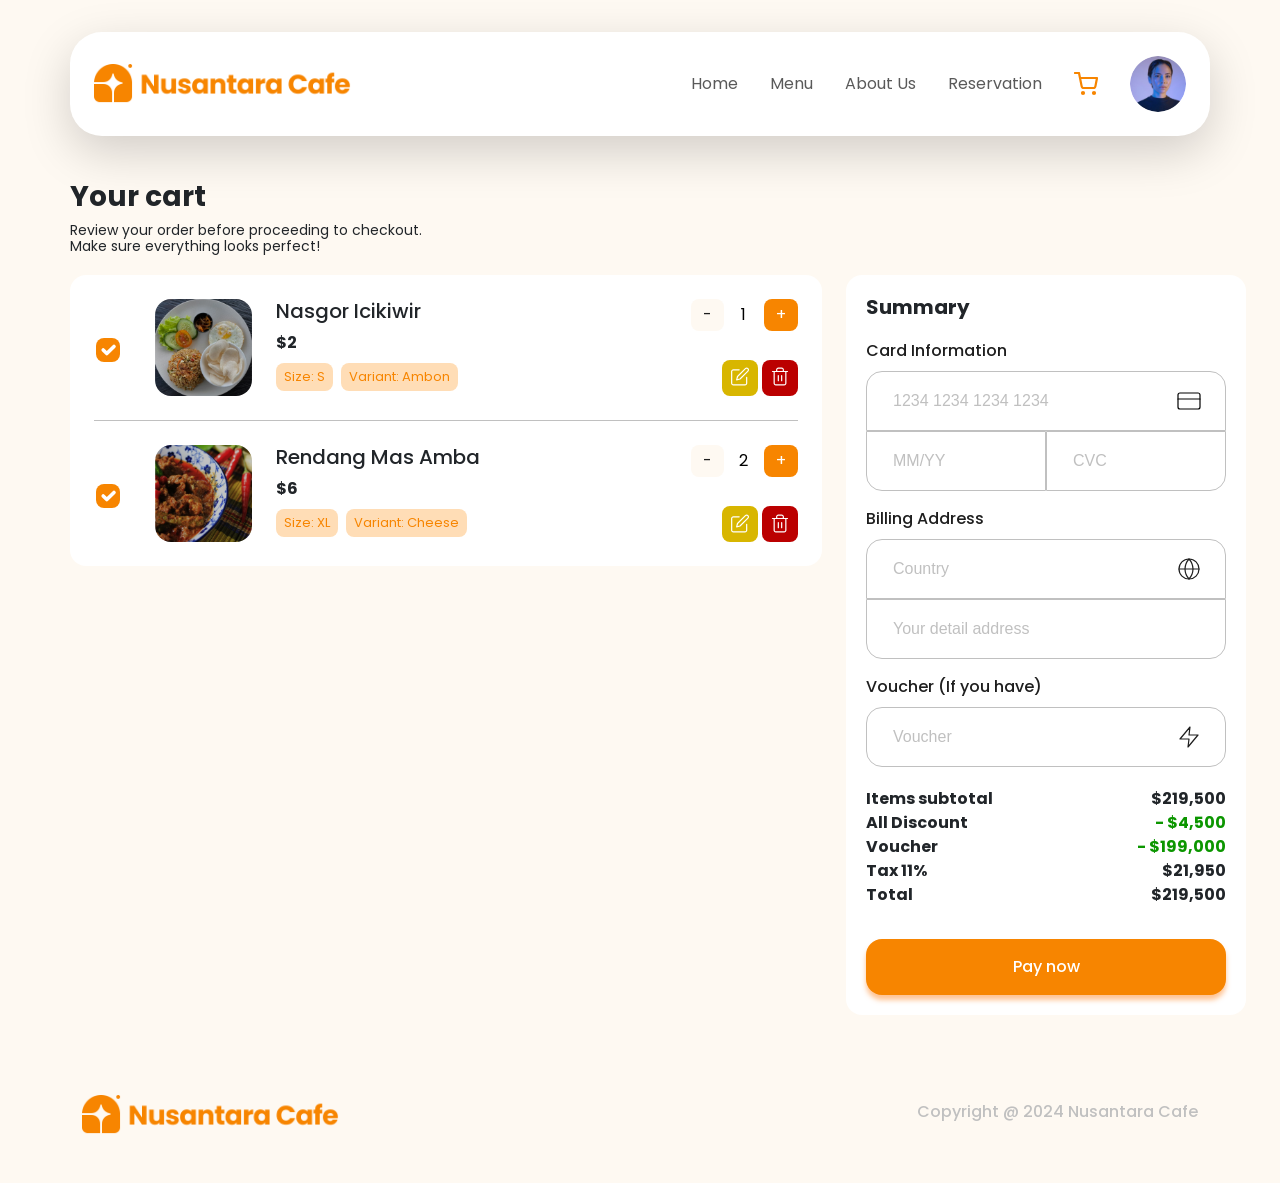
<file: cart.html>
<!doctype html>
<html lang="en">
  <head>
    <meta charset="utf-8">
    <meta name="viewport" content="width=device-width, initial-scale=1">
    <title>Your Cart</title>

    <!-- Swiper JS -->
    <link rel="stylesheet" href="https://cdn.jsdelivr.net/npm/swiper@11/swiper-bundle.min.css"/> 

    <!-- Start Import Link -->
    <link href="https://cdn.jsdelivr.net/npm/bootstrap@5.3.3/dist/css/bootstrap.min.css" rel="stylesheet" integrity="sha384-QWTKZyjpPEjISv5WaRU9OFeRpok6YctnYmDr5pNlyT2bRjXh0JMhjY6hW+ALEwIH" crossorigin="anonymous">
    <!-- Google Fonts -->
    <link rel="preconnect" href="https://fonts.googleapis.com">
    <link rel="preconnect" href="https://fonts.gstatic.com" crossorigin>
    <link href="https://fonts.googleapis.com/css2?family=Poppins:wght@300;400;600&display=swap" rel="stylesheet">    
    
    <link rel="stylesheet" href="/assets/css/index.css">
    <!-- End Import Link -->

  </head>
  <body class="">
    
    <!-- Hero::Start -->
    <section class="d-flex flex-column justify-content-center align-items-center">

      <!-- Navbar::Start -->
      <nav class="navbar navbar-expand-lg w-100 fixed-top">
        <div class="container navbar-custom bg-white shadow-lg">
          <a class="navbar-brand" href="/">
              <img src="/assets/img/logo.png" alt="Bootstrap" class="logo">
          </a>
          <button class="navbar-toggler" type="button" data-bs-toggle="collapse" data-bs-target="#navbarSupportedContent" aria-controls="navbarSupportedContent" aria-expanded="false" aria-label="Toggle navigation">
            <span class="navbar-toggler-icon"></span>
          </button>
          <div class="collapse navbar-collapse" id="navbarSupportedContent">
            <ul class="navbar-nav ms-auto mb-lg-0">
              <li class="nav-item mx-2">
                <a class="nav-link" href="/">Home</a>
              </li>
              <li class="nav-item mx-2">
                <a class="nav-link" href="/menu.html">Menu</a>
              </li>
              <li class="nav-item mx-2">
                <a class="nav-link" href="/about.html">About Us</a>
              </li>    
              <li class="nav-item mx-2">
                <a class="nav-link" href="/about.html">Reservation</a>
              </li>                   
              <li class="nav-item mx-2">
                <a class="nav-link active" href="/cart.html"><img src="/assets/icon/shoppingCart.svg" alt=""></a>
              </li>                                    
            </ul>
            <a href="/profile.html">
              <img src="/assets/img/pp1.png" class="imgProfile ml-16">
            </a>
            </img>
          </div>
        </div>
      </nav>
    </section>
    <!-- Hero::End -->
     
    <!-- Cart::Start -->
    <section class="container mb-80" style="padding: 180px 0px 0px 0px;">
        <h1 class="h2">Your cart</h1>
        <p class="h5">Review your order before proceeding to checkout.<br>Make sure everything looks perfect!</p>
        <div class="row mt-20">
          <div class="col-12 col-lg-8">
            <div class="cardProductList">
                <div class="row product">
                    <div class="col-1 d-flex align-items-center justify-content-center">
                      <input class="form-check-input" type="checkbox" value="" id="flexCheckDefault" checked>
                    </div>
                    <div class="col-2">
                        <img src="/assets/img/nasgor.png" alt="nasgor" class="productImage">
                    </div>
                    <div class="col-7">
                        <h3 class="h3">Nasgor Icikiwir</h3>
                        <p class="mb-2"><b>$2</b></p>
                        <div class="d-flex">
                            <div class="badgePrimaryOutline mr-8">Size: S</div>
                            <div class="badgePrimaryOutline mr-8">Variant: Ambon</div>
                        </div>
                    </div>
                    <div class="col-2 d-flex flex-column justify-content-between align-items-end">
                        <div class="quantity-controls">
                            <button class="minus">-</button>
                            <input type="text" class="quantity" value="1" readonly>
                            <button class="plus">+</button>
                        </div>
                        <div class="buttonWrapper">
                          <button class="btnEdit">
                            <img src="/assets/icon/edit.svg" alt="edit">
                          </button>                            
                          <button class="btnDanger">
                            <img src="/assets/icon/trash-2.svg" alt="delete">
                          </button>
                        </div>                                     
                    </div>
                </div>

                <div class="divider3 my-4 mx-0"></div>

                <div class="row product">
                    <div class="col-1 d-flex align-items-center justify-content-center">
                      <input class="form-check-input" type="checkbox" value="" id="flexCheckDefault" checked>
                    </div>
                    <div class="col-2">
                        <img src="/assets/img/rendang.png" alt="rendang" class="productImage">
                    </div>
                    <div class="col-7">
                        <h3 class="h3">Rendang Mas Amba</h3>
                        <p class="mb-2"><b>$6</b></p>
                        <div class="d-flex">
                            <div class="badgePrimaryOutline mr-8">Size: XL</div>
                            <div class="badgePrimaryOutline mr-8">Variant: Cheese</div>
                        </div>
                    </div>
                    <div class="col-2 d-flex flex-column justify-content-between align-items-end">
                        <div class="quantity-controls">
                            <button class="minus">-</button>
                            <input type="text" class="quantity" value="2" readonly>
                            <button class="plus">+</button>
                        </div>
                        <div class="buttonWrapper">
                          <button class="btnEdit">
                            <img src="/assets/icon/edit.svg" alt="edit">
                          </button>                            
                          <button class="btnDanger">
                            <img src="/assets/icon/trash-2.svg" alt="delete">
                          </button>
                        </div>                                     
                    </div>
                </div>                
            </div>
          </div>
          <div class="col-12 col-lg-4">
    <div class="custom-form-container">
        <h1>Summary</h1>

        <!-- Credit Card Information -->
        <div class="inputGroupCreditCard mb-16">
          <label for="creditCard">Card Information</label>
          <div class="inputContainerCreditCard">
            <input class="no-spinner" type="number" id="creditCard" placeholder="1234 1234 1234 1234" />
            <img src="/assets/icon/credit-card.svg" alt="ccIcon">
          </div>
          <div class="d-flex">
            <div class="inputContainerExpire w-50">
              <input class="no-spinner w-100" type="number" id="expire" placeholder="MM/YY" />
            </div>
            <div class="inputContainerCVC w-50">
              <input class="no-spinner w-100" type="number" id="cvc" placeholder="CVC" />
            </div>  
          </div>                  
        </div>


        <!-- Billing Address -->
        <div class="inputGroupCreditCard mb-16">
          <label for="Country">Billing Address</label>
          <div class="inputContainerCountry">
            <input type="text" id="Country" placeholder="Country"/>
            <img src="/assets/icon/globe.svg" alt="countryIcon">
          </div>
          <div class="inputContainerAddress">
            <input type="text" id="Address" placeholder="Your detail address" />
          </div>                
        </div>


        <!-- Voucher -->
        <div class="inputGroupCreditCard mb-16">
          <label for="Voucher">Voucher (If you have)</label>
          <div class="inputContainerVoucher">
            <input type="text" id="Voucher" placeholder="Voucher"/>
            <img src="/assets/icon/zap.svg" alt="VoucherIcon">
          </div>             
        </div>
        
        
        <!-- Summary Details -->
        <div class="custom-summary-group mb-32">
            <div>Items subtotal<span class="custom-summary-value">$219,500</span></div>
            <div>All Discount<span class="custom-summary-value colorGreen">- $4,500</span></div>
            <div>Voucher<span class="custom-summary-value colorGreen">- $199,000</span></div>
            <div>Tax 11%<span class="custom-summary-value">$21,950</span></div>
            <div>Total<span class="custom-summary-value">$219,500</span></div>
        </div>
        <button class="btnPrimary w-100">Pay now</button>
    </div>
          </div>
        </div>
    </section>
    <!-- Cart::End -->

    <footer class="mt-80 container pb-48">
      <div class="d-flex justify-content-between align-items-center">
        <a class="navbar-brand" href="/">
            <img src="/assets/img/logo.png" alt="Bootstrap" class="logo">
        </a>
        <div class="d-flex">
          <p class="h4 colorGray">Copyright @ 2024 Nusantara Cafe</p>
        </div>
      </div>
    </footer>    

    <script>
        document.querySelectorAll('.product').forEach(product => {
            const minusButton = product.querySelector('.minus');
            const plusButton = product.querySelector('.plus');
            const quantityInput = product.querySelector('.quantity');

            plusButton.addEventListener('click', () => {
                let currentQuantity = parseInt(quantityInput.value);
                quantityInput.value = currentQuantity + 1;
            });

            minusButton.addEventListener('click', () => {
                let currentQuantity = parseInt(quantityInput.value);
                if (currentQuantity > 0) {
                    quantityInput.value = currentQuantity - 1;
                }
            });
        });
    </script>    

    <script src="https://cdn.jsdelivr.net/npm/bootstrap@5.3.3/dist/js/bootstrap.bundle.min.js" integrity="sha384-YvpcrYf0tY3lHB60NNkmXc5s9fDVZLESaAA55NDzOxhy9GkcIdslK1eN7N6jIeHz" crossorigin="anonymous"></script>
    <!-- Script::End -->
     

  </body>
</html>
</file>
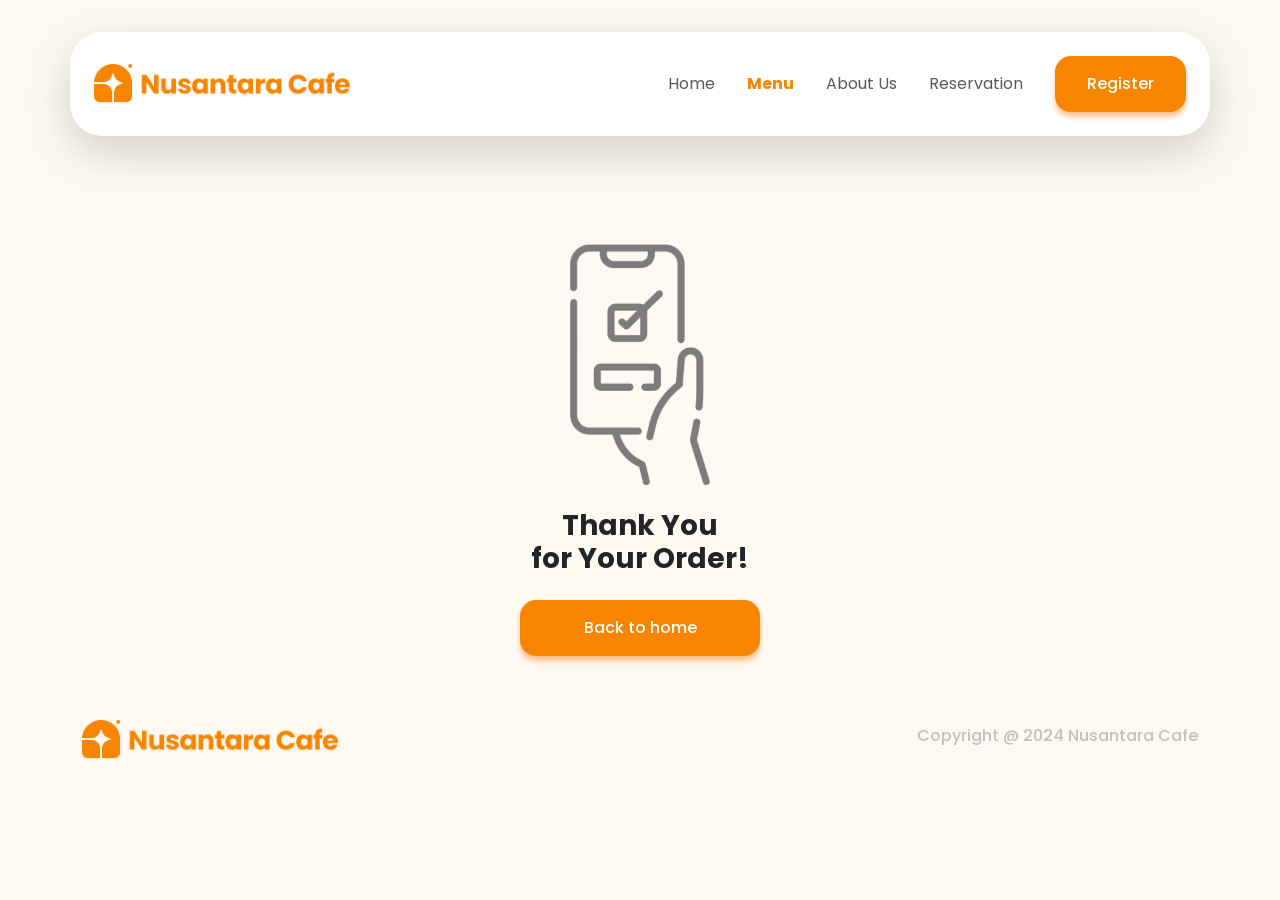
<file: checkoutSuccess.html>
<!doctype html>
<html lang="en">
  <head>
    <meta charset="utf-8">
    <meta name="viewport" content="width=device-width, initial-scale=1">
    <title>Detail</title>

    <!-- Swiper JS -->
    <link rel="stylesheet" href="https://cdn.jsdelivr.net/npm/swiper@11/swiper-bundle.min.css"/> 

    <!-- Start Import Link -->
    <link href="https://cdn.jsdelivr.net/npm/bootstrap@5.3.3/dist/css/bootstrap.min.css" rel="stylesheet" integrity="sha384-QWTKZyjpPEjISv5WaRU9OFeRpok6YctnYmDr5pNlyT2bRjXh0JMhjY6hW+ALEwIH" crossorigin="anonymous">
    <!-- Google Fonts -->
    <link rel="preconnect" href="https://fonts.googleapis.com">
    <link rel="preconnect" href="https://fonts.gstatic.com" crossorigin>
    <link href="https://fonts.googleapis.com/css2?family=Poppins:wght@300;400;600&display=swap" rel="stylesheet">    
    
    <link rel="stylesheet" href="/assets/css/index.css">
    <!-- End Import Link -->

  </head>
  <body>
    <!-- Hero::Start -->
    <section class="d-flex flex-column justify-content-center align-items-center">

      <!-- Navbar::Start -->
      <nav class="navbar navbar-expand-lg w-100 fixed-top">
        <div class="container navbar-custom bg-white shadow-lg">
          <a class="navbar-brand" href="/">
              <img src="/assets/img/logo.png" alt="Bootstrap" class="logo">
          </a>
          <button class="navbar-toggler" type="button" data-bs-toggle="collapse" data-bs-target="#navbarSupportedContent" aria-controls="navbarSupportedContent" aria-expanded="false" aria-label="Toggle navigation">
            <span class="navbar-toggler-icon"></span>
          </button>
          <div class="collapse navbar-collapse" id="navbarSupportedContent">
            <ul class="navbar-nav ms-auto mb-lg-0">
              <li class="nav-item mx-2">
                <a class="nav-link" href="/">Home</a>
              </li>
              <li class="nav-item mx-2">
                <a class="nav-link active" href="/menu.html">Menu</a>
              </li>
              <li class="nav-item mx-2">
                <a class="nav-link" href="/about.html">About Us</a>
              </li>       
              <li class="nav-item mx-2">
                <a class="nav-link" href="/reservation.html">Reservation</a>
              </li>                                    
            </ul>
              <a href="register.html" class="btn btnPrimary ml-16">
                  Register
              </a>
          </div>
        </div>
      </nav>
    </section>
    <!-- Hero::End -->

    <section class="container" style="padding: 180px 0px 0px 0px;">
        <div style="min-height: 60vh;" class="d-flex align-items-center justify-content-center">
            <div class="wrapper d-flex flex-column text-center">
                <img class="mb-24" style="max-width: 240px;" src="/assets/img/success.png" alt="checkout">
                <h1 class="h2 mb-24">Thank You <br>
                    for Your Order!</h1>
                <a href="/" class="btnPrimary">
                    Back to home
                </a>
            </div>
        </div>
    </section>
     
    <footer class="container pb-48">
      <div class="d-flex justify-content-between align-items-center">
        <a class="navbar-brand" href="/">
            <img src="/assets/img/logo.png" alt="Bootstrap" class="logo">
        </a>
        <div class="d-flex">
          <p class="h4 colorGray">Copyright @ 2024 Nusantara Cafe</p>
        </div>
      </div>
    </footer>    

    <!-- Script::Start -->

    <script src="https://cdn.jsdelivr.net/npm/bootstrap@5.3.3/dist/js/bootstrap.bundle.min.js" integrity="sha384-YvpcrYf0tY3lHB60NNkmXc5s9fDVZLESaAA55NDzOxhy9GkcIdslK1eN7N6jIeHz" crossorigin="anonymous"></script>
    <!-- Script::End -->  
  </body>
</html>
</file>
<file: assets/css/index.css>
:root{
    /* Color */
    --color-primary: #F78500;
    --color-secondary: #F89E33;
    --color-secondary-hover: #FAB666;
    --color-gray-1: #C0C0C0;
    --color-gray-2: #FEF9F2;
    --color-black: #1e1e1e;
    --color-red: #BB0000;
    --color-green: #0C9600;
    --color-yellow: #D8B600;
    --color-white: #fff;
    /* Font-weight */
    --fw-regular: 400;
    --fw-medium: 500;
    --fw-bold: 700;
    --fw-extra: 800;
    /* Font-size */
    --fs-h6: 13px;
    --fs-h5: 14px;
    --fs-h4: 16px;
    --fs-h3: 20px;
    --fs-h2: 28px;
    --fs-h1: 56px;
}

body{
    margin: 0;
    padding: 0;
    font-family: "Poppins", serif;
    background-color: var(--color-gray-2) !important;
}

.profilePicture{
    width: 48px;
    height: 48px;
    border-radius: 50%;
}


.logo{
    max-height: 40px;
}

.navbar-custom{
    border-radius: 32px;
    padding: 24px;
    margin: 24px auto;
}

.active {
    color: var(--color-primary) !important;
    font-weight: var(--fw-bold) !important;
}

.activeBorder {
    border: 2px solid var(--color-primary);
}

.heroSection{
    background: url('/assets/img/hero.png');
    background-position: center;
    background-size: cover; min-height: 120px;
}

.divider {
  width: 1px;
  height: 100px;
  background-color: var(--color-white);
}

.divider2 {
  width: 1px;
  height: 24px;
  background-color: var(--color-black);
  margin: 0px 12px;
}

.divider3 {
  width: 100%;
  height: 1px;
  background-color: var(--color-gray-1);
  margin: 0px 12px;
}

.swiper {
  width: 100%;
}
.swiper-slide {
  height: auto;
  background: var(--color-gray-2);
  line-height: 300px;
  text-align: center;
}

.testimonialCard{
    background: var(--color-white);
    border: 1.6px solid var(--color-white);
    margin: 24px;
    border-radius: 16px;
    padding: 24px;
    text-align: start; 
}

.testimonialCard:hover{
    cursor:grab;
    border: 1.6px solid var(--color-primary);
    box-shadow: 0 5px 5px rgba(255, 138, 42, 0.5);   

    .commentName{
        color: var(--color-primary);
    }
}

.cardFacility{
    padding: 16px;
    background-color: var(--color-white);
    border-radius: 16px;
    cursor: pointer;
}

.cardFacility:hover{
    padding: 14.4px;
    background-color: var(--color-white);
    border-radius: 16px;
    border: 1.6px solid var(--color-primary);
    cursor: pointer;
    box-shadow: 0 5px 5px rgba(255, 138, 42, 0.5);   
}

.cardAward{
    padding: 24px;
    background-color: var(--color-white);
    border-radius: 16px;
}

/* Typography */
.h1 {
    font-weight: var(--fw-regular);
    font-size: var(--fs-h1);
}

.h2 {
    font-weight: var(--fw-bold);
    font-size: var(--fs-h2);
}

.h3 {
    font-weight: var(--fw-medium);
    font-size: var(--fs-h3);    
}

.h4 {
    font-weight: var(--fw-medium);
    font-size: var(--fs-h4);    
}

.h5 {
    font-weight: var(--fw-regular);
    font-size: var(--fs-h5);
}

.h6 {
    font-weight: var(--fw-medium);
    font-size: var(--fs-h6);
}


.modal-content{
    border-radius: 32px !important;
    border: 0px;
}


.btnPrimaryLogo {
    background: var(--color-primary) !important;
    color: var(--color-white) !important;
    padding: 12px 12px;
    border-radius: 16px;
    font-size: var(--fs-h4);
    text-align: center;
    font-weight: var(--fw-medium);
    text-decoration: none;
    border: 0px;  
    box-shadow: 0 5px 5px rgba(255, 138, 42, 0.5);    
}

.btnDanger{
    background-color: var(--color-red);
    padding: 4px 8px 8px 8px;
    color:var(--color-white);
    border-radius: 8px;
    border: 0; 
    margin: 0;   
}

.btnEdit{
    background-color: var(--color-yellow);
    padding: 4px 8px 8px 8px;
    color:var(--color-white);
    border-radius: 8px;
    border: 0; 
    margin: 0;   
}

.form-check-input{
    padding: 11px;
    border-radius: 8px !important;
    border: 1px solid var(--color-primary);
    margin-right: 8px;
    margin-bottom: 0;
}

.form-check-input:checked{
    background-color: var(--color-primary);
    padding: 12px;
    border: 0px;
    
}

.form-check-input:focus{
    padding: 12px;
    border-radius: 8px !important;
    border: 1.2px inset solid var(--color-primary);
    margin-right: 8px;
    margin-bottom: 0;
    box-shadow: 0 5px 5px rgba(255, 138, 42, 0.5);
}

.btn-check{
    padding: 4px 8px;
    background-color: #ffddb6 !important;
    width: fit-content;
    border-radius: 8px;
    color: var(--color-primary) !important;
    font-size: var(--fs-h6);
    text-decoration: none;
}


/* Button */
.btnPrimary {
    background: var(--color-primary);
    cursor: pointer;
    color: var(--color-white) !important;
    padding: 16px 32px;
    border-radius: 16px;
    font-size: var(--fs-h4);
    text-align: center;
    font-weight: var(--fw-medium);
    text-decoration: none;
    border: 0px;
    min-width: 120px;
    box-shadow: 0 5px 5px rgba(255, 138, 42, 0.5);
}

.btnPrimary:hover {
    background-color: var(--color-secondary) !important;
    color: var(--color-white) !important;
    padding: 16px 32px;
    border-radius: 16px;
    font-size: var(--fs-h4);
    text-align: center;
    font-weight: var(--fw-medium);
    text-decoration: none;
    border: 0px;
    min-width: 120px;
    transition: 0.3s;
    box-shadow: 0 5px 5px rgba(255, 138, 42, 0.5);
}

.btnSecondary {
    background: var(--color-white) !important;
    color: var(--color-primary) !important;
    padding: 16px 32px;
    border-radius: 16px;
    font-size: var(--fs-h4);
    text-align: center;
    font-weight: var(--fw-medium);
    text-decoration: none;
    border: 0px;
    min-width: 120px;
}

.btnPrimaryOutline {
    border: 2px solid var(--color-primary) !important;
    color: var(--color-primary) !important;
    padding: 16px 32px;
    border-radius: 16px;
    font-size: var(--fs-h4);
    text-align: center;
    font-weight: var(--fw-medium);
    text-decoration: none;
    border: 0px;
    min-width: 120px;
}

.btnSecondaryOutline {
    border: 2px solid var(--color-white) !important;
    color: var(--color-white) !important;
    padding: 16px 32px;
    border-radius: 16px;
    font-size: var(--fs-h4);
    text-align: center;
    font-weight: var(--fw-medium);
    text-decoration: none;
    border: 0px;
    min-width: 120px;
}


/* bg-color */
.bg-white{
    background-color: var(--color-white);
}

.bgPrimary {
    background-color: var(--color-primary);
}

.colorWhite {
    color: var(--color-white);
}

.colorGray {
    color: var(--color-gray-1);
}

.colorGreen {
    color: var(--color-green);
}

.colorPrimary {
    color: var(--color-primary);
}

.redColor {
    color: var(--color-red);
}


.hero-img {
    position: relative;
    right: 0;
    top: 0;
}

.imgProfile{
    border-radius: 100%;
    max-height: 56px;
    max-width: 56px;
    cursor: pointer;
}


.searchBox {
    border-radius: 24px;
    padding: 8px;
    max-width: 600px;
    background-color: var(--color-white);
}


.searchBox input {
    border: 0px !important;
    width: 85%;
}

.searchBox input:active {
    border: 0px !important;
    outline: none !important;
}

.searchBox input:focus {
    border: 0 !important;
    outline: none !important;
}

.inputGroup {
  display: flex;
  flex-direction: column;
}
.inputGroup label {
  font-size: var(--fs-h4);
  margin-bottom: 8px;
  color: var(--color-black);
}
.inputContainer {
  display: flex;
  align-items: center;
  border: 1.6px solid var(--color-gray-1);
  border-radius: 16px;
  padding: 16px 24px;
}
.inputContainer input {
  flex: 1;
  border: none;
  outline: none;
  font-family: Arial, sans-serif;
  font-size: 16px;
  color: var(--color-black);
}
.inputContainer input::placeholder {
  color: var(--color-gray-1);
}
.inputContainer svg {
  width: 24px;
  height: 24px;
  stroke: var(--color-gray-1) !important;
  margin-left: 8px;
}
/* Focus State */
.inputContainer:focus-within {
  border-color: var(--color-primary) !important;
  box-shadow: 0 0 5px rgba(255, 115, 0, 0.5);
}
.inputContainer:focus-within svg {
  fill: var(--color-primary) !important;
  color: var(--color-primary) !important;
}

input[type="date"]::-webkit-calendar-picker-indicator {
  display: none;
}

input[type="time"]::-webkit-calendar-picker-indicator {
  display: none;
}


/* Product Card */
.productCard {
    position: relative;
}

.productCard a {
    color: var(--color-black);
    text-decoration: none;
    margin-top: 16px;
}

.productCard:hover a {
    color: var(--color-primary);
    text-decoration: none;
    margin-top: 16px;
}

.productImage {
    width: 100%;
    border-radius: 16px;
}

/* Filter Card */
.filterCard {
    padding: 24px;
    background-color: var(--color-white);
    border-radius: 16px;
}

/* Category Card */
.categoryCard {
    border: 1.6px solid var(--color-white);
    padding: 8px;
    border-radius: 16px;
    background-color: var(--color-white);
    display: flex;
    align-items: center;
}

.categoryCard:hover {
    border: 1.6px solid var(--color-primary);
    box-shadow: 0 0 5px rgba(255, 115, 0, 0.5);
}

.categoryCard img {
    max-width: 146px;
    max-height: 120px;
     border-radius: 8px;
     margin-right: 16px;
}

.cardProductList{
    padding: 24px;
    background-color: var(--color-white);
    border-radius: 16px;
}

.quantity-controls {
    display: flex;
    align-items: center;
}

.quantity {
    width: 40px;
    text-align: center;
    border: 0;
}

.product .plus{
    background-color: var(--color-primary);
    padding: 4px 12px;
    color:var(--color-white);
    border-radius: 8px;
    border: 0;
}

.product .minus{
    background-color: var(--color-gray-2);
    padding: 4px 12px;
    color:var(--color-black);
    border: 0;
    border-radius: 8px;
}

/* Button and Badge */
.badgePrimary {
    padding: 4px 8px;
    background-color: var(--color-primary);
    width: fit-content;
    border-radius: 8px;
    color: var(--color-white);
    font-size: var(--fs-h6);
    position: absolute;
    left: 8px;
    top: 8px;
    cursor: pointer;
}


.badgePrimaryOutline {
    cursor: pointer;
    padding: 4px 8px;
    background-color: #ffddb6;
    width: fit-content;
    border-radius: 8px;
    color: var(--color-primary);
    font-size: var(--fs-h6);
    text-decoration: none;
}


.likeButton {
    position: absolute;
    right: 8px;
    top: 8px;
}


.custom-form-container {
    background: #ffffff;
    border-radius: 16px;
    padding: 20px;
    width: 400px;
    /* box-shadow: 0 2px 10px rgba(0, 0, 0, 0.1); */
}
.custom-form-container h1 {
    margin-bottom: 20px;
    font-size: 20px;
    font-weight: bold;
}

.custom-summary-group {
    font-weight: bold;
    margin-top: 20px;
    font-size: 16px;
}
.custom-summary-value {
    float: right;
}
.custom-pay-now {
    background: #ff7600;
    color: white;
    padding: 10px 20px;
    font-size: 16px;
    border: none;
    border-radius: 5px;
    cursor: pointer;
    width: 100%;
    margin-top: 20px;
}
.custom-pay-now:hover {
    background: #e66b00;
}


/* Measurement */
.py-100{
    padding-top: 100px;
    padding-bottom: 100px;
}

.mt-100{
    margin-top: 100px;
}

.mb-100{
    margin-bottom: 100px;
}

.ml-100{
    margin-left: 100px;
}

.mr-100{
    margin-right: 100px;
}

.pt-100{
    padding-top: 100px;
}

.pb-100{
    padding-bottom: 100px;
}

.pl-100{
    padding-left: 100px;
}

.pr-100{
    padding-right: 100px;
}

.mt-80{
    margin-top: 80px;
}

.mb-80{
    margin-bottom: 80px;
}

.ml-80{
    margin-left: 80px;
}

.mr-80{
    margin-right: 80px;
}

.pt-80{
    padding-top: 80px;
}

.pb-80{
    padding-bottom: 80px;
}

.pl-80{
    padding-left: 80px;
}

.pr-80{
    padding-right: 80px;
}

.mt-48{
    margin-top: 48px;
}

.mb-48{
    margin-bottom: 48px;
}

.ml-48{
    margin-left: 48px;
}

.mr-48{
    margin-right: 48px;
}

.pt-48{
    padding-top: 48px;
}

.pb-48{
    padding-bottom: 48px;
}

.pl-48{
    padding-left: 48px;
}

.pr-48{
    padding-right: 48px;
}

.mt-24{
    margin-top: 24px;
}

.mb-24{
    margin-bottom: 24px;
}

.ml-24{
    margin-left: 24px;
}

.mr-24{
    margin-right: 24px;
}

.pt-24{
    padding-top: 24px;
}

.pb-24{
    padding-bottom: 24px;
}

.pl-24{
    padding-left: 24px;
}

.pr-24{
    padding-right: 24px;
}

.mt-20{
    margin-top: 20px;
}

.mb-20{
    margin-bottom: 20px;
}

.ml-20{
    margin-left: 20px;
}

.mr-20{
    margin-right: 20px;
}

.pt-20{
    padding-top: 20px;
}

.pb-20{
    padding-bottom: 20px;
}

.pl-20{
    padding-left: 20px;
}

.pr-20{
    padding-right: 20px;
}

.mt-16{
    margin-top: 16px;
}

.mb-16{
    margin-bottom: 16px;
}

.ml-16{
    margin-left: 16px;
}

.mr-16{
    margin-right: 16px;
}

.pt-16{
    padding-top: 16px;
}

.pb-16{
    padding-bottom: 16px;
}

.pl-16{
    padding-left: 16px;
}

.pr-16{
    padding-right: 16px;
}

.mt-8{
    margin-top: 8px;
}

.mb-8{
    margin-bottom: 8px;
}

.ml-8{
    margin-left: 8px;
}

.mr-8{
    margin-right: 8px;
}

.pt-8{
    padding-top: 8px;
}

.pb-8{
    padding-bottom: 8px;
}

.pl-8{
    padding-left: 8px;
}

.pr-8{
    padding-right: 8px;
}

.mt-32{
    margin-top: 32px;
}

.mb-32{
    margin-bottom: 32px;
}

.ml-32{
    margin-left: 32px;
}

.mr-32{
    margin-right: 32px;
}

.pt-32{
    padding-top: 32px;
}

.pb-32{
    padding-bottom: 32px;
}

.pl-32{
    padding-left: 32px;
}

.pr-32{
    padding-right: 32px;
}

.m-48{
    margin: 48px;
}

.p-48{
    padding: 48px;
}

.m-24{
    margin: 24px;
}

.p-24{
    padding: 24px;
}

.m-16{
    margin: 16px;
}

.p-16{
    padding: 16px;
}

.m-8{
    margin: 8px;
}

.p-8{
    padding: 8px;
}

/* Credit Card */
.inputGroupCreditCard {
  display: flex;
  flex-direction: column;
}
.inputGroupCreditCard label {
  font-weight: var(--fw-medium);
  font-size: var(--fs-h4);
  margin-bottom: 8px;
  color: var(--color-black);
}
.inputContainerCreditCard {
  display: flex;
  align-items: center;
  border-top: 1.6px solid var(--color-gray-1);
  border-right: 1.6px solid var(--color-gray-1);
  border-left: 1.6px solid var(--color-gray-1);
  border-bottom: 1.6px solid var(--color-gray-1);
  border-radius: 16px 16px 0px 0px;
  padding: 16px 24px;
}
.inputContainerCreditCard input {
  flex: 1;
  border: none;
  outline: none;
  font-family: Arial, sans-serif;
  font-size: 16px;
  color: var(--color-black);
}
.inputContainerCreditCard input::placeholder {
  color: var(--color-gray-1);
}
.inputContainerCreditCard svg {
  width: 24px;
  height: 24px;
  stroke: var(--color-gray-1) !important;
  margin-left: 8px;
}
/* Focus State */
.inputContainerCreditCard:focus-within {
  border-color: var(--color-primary) !important;
  box-shadow: 0 0 5px rgba(255, 115, 0, 0.5);
}
.inputContainerCreditCard:focus-within svg {
  fill: var(--color-primary) !important;
  color: var(--color-primary) !important;
}

.inputContainerExpire {
  display: flex;
  align-items: center;
  border-top: 0.8px solid var(--color-gray-1);
  border-right: 1px solid var(--color-gray-1);
  border-left: 1.6px solid var(--color-gray-1);
  border-bottom: 1.6px solid var(--color-gray-1);
  border-radius: 0px 0px 0px 16px;
  padding: 16px 24px;
}
.inputContainerExpire input {
  flex: 1;
  border: none;
  outline: none;
  font-family: Arial, sans-serif;
  font-size: 16px;
  color: var(--color-black);
}
.inputContainerExpire input::placeholder {
  color: var(--color-gray-1);
}
/* Focus State */
.inputContainerExpire:focus-within {
  border-color: var(--color-primary) !important;
  box-shadow: 0 0 5px rgba(255, 115, 0, 0.5);
}

.inputContainerCVC {
  display: flex;
  align-items: center;
  border-top: 0.8px solid var(--color-gray-1);
  border-right: 1.6px solid var(--color-gray-1);
  border-left: 0.8px solid var(--color-gray-1);
  border-bottom: 1.6px solid var(--color-gray-1);
  border-radius: 0px 0px 16px 0px;
  padding: 16px 24px;
}
.inputContainerCVC input {
  flex: 1;
  border: none;
  outline: none;
  font-family: Arial, sans-serif;
  font-size: 16px;
  color: var(--color-black);
}
.inputContainerCVC input::placeholder {
  color: var(--color-gray-1);
}
/* Focus State */
.inputContainerCVC:focus-within {
  border-color: var(--color-primary) !important;
  box-shadow: 0 0 5px rgba(255, 115, 0, 0.5);
}


.inputContainerCountry {
  display: flex;
  align-items: center;
  border-top: 1.6px solid var(--color-gray-1);
  border-right: 1.6px solid var(--color-gray-1);
  border-left: 1.6px solid var(--color-gray-1);
  border-bottom: 0.8px solid var(--color-gray-1);
  border-radius: 16px 16px 0px 0px;
  padding: 16px 24px;
}
.inputContainerCountry input {
  flex: 1;
  border: none;
  outline: none;
  font-family: Arial, sans-serif;
  font-size: 16px;
  color: var(--color-black);
}
.inputContainerCountry input::placeholder {
  color: var(--color-gray-1);
}
/* Focus State */
.inputContainerCountry:focus-within {
  border-color: var(--color-primary) !important;
  box-shadow: 0 0 5px rgba(255, 115, 0, 0.5);
}

.inputContainerAddress {
  display: flex;
  align-items: center;
  border-top: 1.6px solid var(--color-gray-1);
  border-right: 1.6px solid var(--color-gray-1);
  border-left: 1.6px solid var(--color-gray-1);
  border-bottom: 1.6px solid var(--color-gray-1);
  border-radius: 0px 0px 16px 16px;
  padding: 16px 24px;
}
.inputContainerAddress input {
  flex: 1;
  border: none;
  outline: none;
  font-family: Arial, sans-serif;
  font-size: 16px;
  color: var(--color-black);
}
.inputContainerAddress input::placeholder {
  color: var(--color-gray-1);
}
/* Focus State */
.inputContainerAddress:focus-within {
  border-color: var(--color-primary) !important;
  box-shadow: 0 0 5px rgba(255, 115, 0, 0.5);
}

.inputContainerVoucher {
  display: flex;
  align-items: center;
  border: 1.6px solid var(--color-gray-1);
  border-radius: 16px 16px 16px 16px;
  padding: 16px 24px;
}
.inputContainerVoucher input {
  flex: 1;
  border: none;
  outline: none;
  font-family: Arial, sans-serif;
  font-size: 16px;
  color: var(--color-black);
}
.inputContainerVoucher input::placeholder {
  color: var(--color-gray-1);
}
/* Focus State */
.inputContainerVoucher:focus-within {
  border-color: var(--color-primary) !important;
  box-shadow: 0 0 5px rgba(255, 115, 0, 0.5);
}


.no-spinner::-webkit-inner-spin-button,
.no-spinner::-webkit-outer-spin-button {
    -webkit-appearance: none;
    margin: 0;
}
.no-spinner {
    -moz-appearance: textfield;
}
</file>
